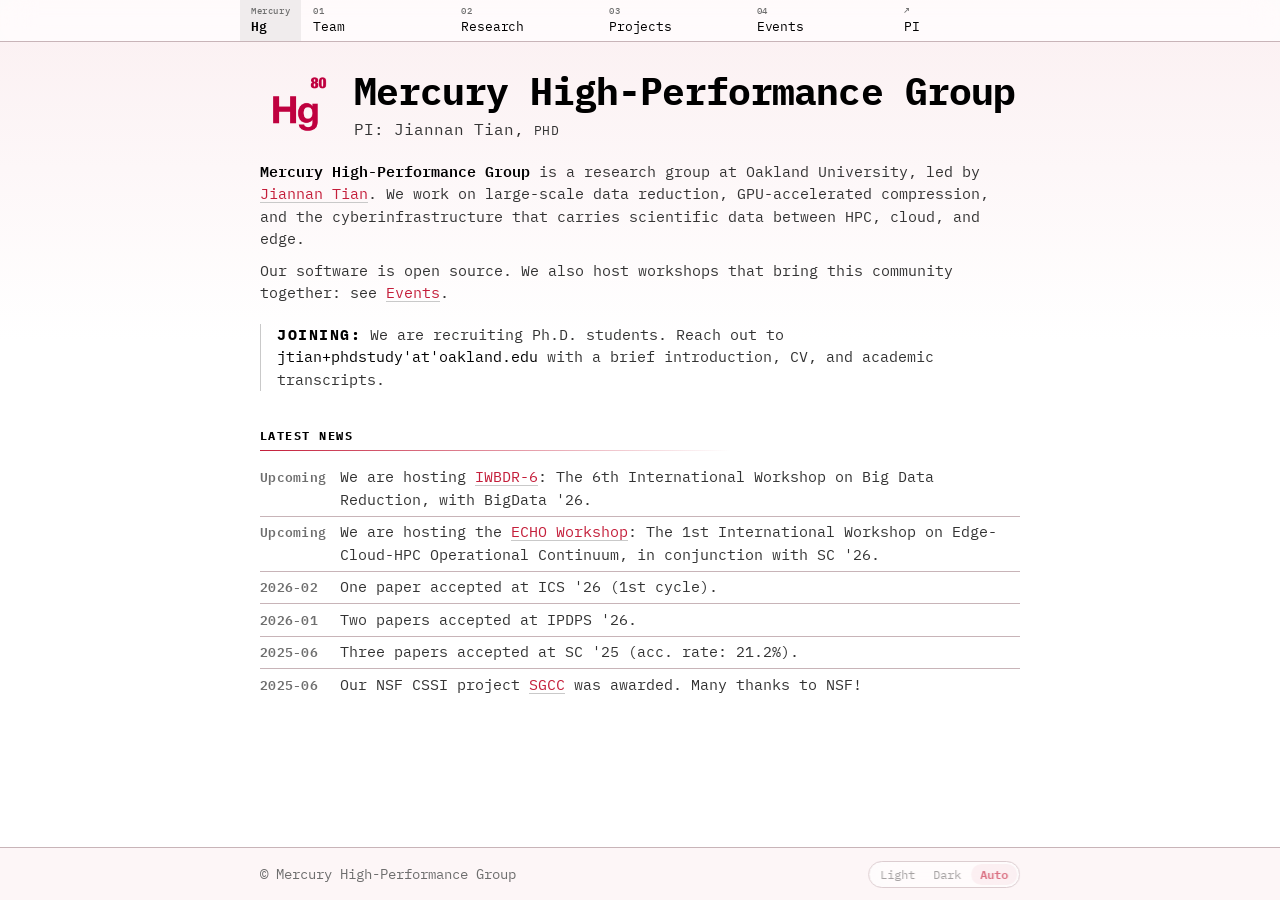
<file: index.html>
<!DOCTYPE html>
<html lang="en">
<head>
<meta charset="utf-8">
<meta name="viewport" content="width=device-width, initial-scale=1">
<title>Mercury HPG</title>
<meta name="description" content="Mercury High-Performance Group at Oakland University: large-scale data reduction, GPU-accelerated compression, and HPC/cloud/edge cyberinfrastructure.">
<meta name="color-scheme" content="light dark">
<meta name="theme-color" content="#c41e3a">
<meta name="theme-color" media="(prefers-color-scheme: light)" content="#c41e3a">
<meta name="theme-color" media="(prefers-color-scheme: dark)" content="#c41e3a">
<link rel="icon" href="assets/img/mark.svg">
<link rel="canonical" href="https://mercury-hpg.github.io/">
<link rel="preconnect" href="https://fonts.googleapis.com">
<link rel="preconnect" href="https://fonts.gstatic.com" crossorigin>
<link href="https://fonts.googleapis.com/css2?family=IBM+Plex+Mono:ital,wght@0,400;0,500;0,600;0,700;1,400;1,600&display=swap" rel="stylesheet">
<link rel="stylesheet" href="assets/style.css">
<script>
// Applied before first paint so a forced theme never flashes the other one.
try { const t = localStorage.getItem('theme'); if (t === 'light' || t === 'dark') document.documentElement.dataset.theme = t } catch (e) {}
</script>
<meta property="og:type" content="website">
<meta property="og:title" content="Mercury HPG">
<meta property="og:image" content="assets/img/mark.svg">
<meta property="og:description" content="Mercury High-Performance Group at Oakland University: large-scale data reduction, GPU-accelerated compression, and HPC/cloud/edge cyberinfrastructure.">
</head>
<body>

<a class="skip" href="#main">Skip to content</a>

<header class="site-header">
  <nav aria-label="Primary">
    <ul class="banner">
      <li class="brand-cell">
        <a href="index.html" aria-current="page">
          <span class="idx">Mercury</span>
          <span class="label">Hg</span>
        </a>
      </li>
      <li><a href="team.html"><span class="idx">01</span><span class="label">Team</span></a></li>
      <li><a href="research.html"><span class="idx">02</span><span class="label">Research</span></a></li>
      <li><a href="projects.html"><span class="idx">03</span><span class="label">Projects</span></a></li>
      <li><a href="events.html"><span class="idx">04</span><span class="label">Events</span></a></li>
      <li><a class="ext" href="https://jti.one/"><span class="idx"></span><span class="label">PI</span></a></li>
    </ul>
  </nav>
</header>

<main id="main">

  <section class="hero">
    <div class="wrap">
      <div class="hero-id">
        <img class="hero-mark" src="assets/img/hg-logo.png" alt="Mercury (Hg), element 80" width="1000" height="1000">
        <div>
          <h1>Mercury High-Performance Group</h1>
          <p class="role">PI: Jiannan Tian, <span class="degree">PhD</span></p>
        </div>
      </div>

      <div class="bio">
        <p><strong>Mercury High-Performance Group</strong> is a research group at Oakland
          University, led by <a href="https://jti.one/">Jiannan Tian</a>. We work on
          large-scale data reduction, GPU-accelerated compression, and the cyberinfrastructure
          that carries scientific data between HPC, cloud, and edge.</p>
        <p>Our software is open source. We also host workshops that bring this community
          together: see <a href="events.html">Events</a>.</p>
      </div>

      <div class="callout">
        <p><span class="callout-label">Joining</span> We are recruiting Ph.D. students. Reach out to
          <span class="email">jtian+phdstudy'at'oakland.edu</span> with a brief introduction, CV,
          and academic transcripts.</p>
      </div>
    </div>
  </section>

  <section class="section" id="news">
    <div class="wrap">
      <div class="section-head prose">
        <h2>Latest news</h2>
      </div>
      <ul class="news">
        <li><span class="when">Upcoming</span><p>We are hosting <a href="https://mercury-hpg.github.io/IWBDR-6/">IWBDR-6</a>: The 6th International Workshop on Big Data Reduction, with BigData '26.</p></li>
        <li><span class="when">Upcoming</span><p>We are hosting the <a href="https://echo-workshop.github.io">ECHO Workshop</a>: The 1st International Workshop on Edge-Cloud-HPC Operational Continuum, in conjunction with SC '26.</p></li>
        <li><time datetime="2026-02">2026-02</time><p>One paper accepted at ICS '26 (1st cycle).</p></li>
        <li><time datetime="2026-01">2026-01</time><p>Two papers accepted at IPDPS '26.</p></li>
        <li><time datetime="2025-06">2025-06</time><p>Three papers accepted at SC '25 (acc. rate: 21.2%).</p></li>
        <li><time datetime="2025-06">2025-06</time><p>Our NSF CSSI project <a href="https://www.nsf.gov/awardsearch/showAward?AWD_ID=2609480">SGCC</a> was awarded. Many thanks to NSF!</p></li>
      </ul>
    </div>
  </section>

</main>

<footer class="site-footer">
  <div class="wrap">
    <span>© Mercury High-Performance Group</span>
    <div class="theme-switch quiet" role="group" aria-label="Colour theme">
      <button type="button" data-theme-set="light">Light</button>
      <button type="button" data-theme-set="dark">Dark</button>
      <button type="button" data-theme-set="auto">Auto</button>
    </div>
  </div>
</footer>

<script>
// light/dark/auto. `auto` removes the attribute and lets the system's own
// prefers-color-scheme decide, which is why it is the default rather than a
// third palette.
(() => {
  const root = document.documentElement
  const btns = [...document.querySelectorAll('[data-theme-set]')]
  const read = () => { try { return localStorage.getItem('theme') || 'auto' } catch (e) { return 'auto' } }
  const apply = (t) => {
    if (t === 'auto') delete root.dataset.theme
    else root.dataset.theme = t
    for (const b of btns) b.setAttribute('aria-pressed', String(b.dataset.themeSet === t))
  }
  apply(read())
  for (const b of btns) b.addEventListener('click', () => {
    const t = b.dataset.themeSet
    try { localStorage.setItem('theme', t) } catch (e) {}
    apply(t)
  })
})()
</script>

</body>
</html>
</file>
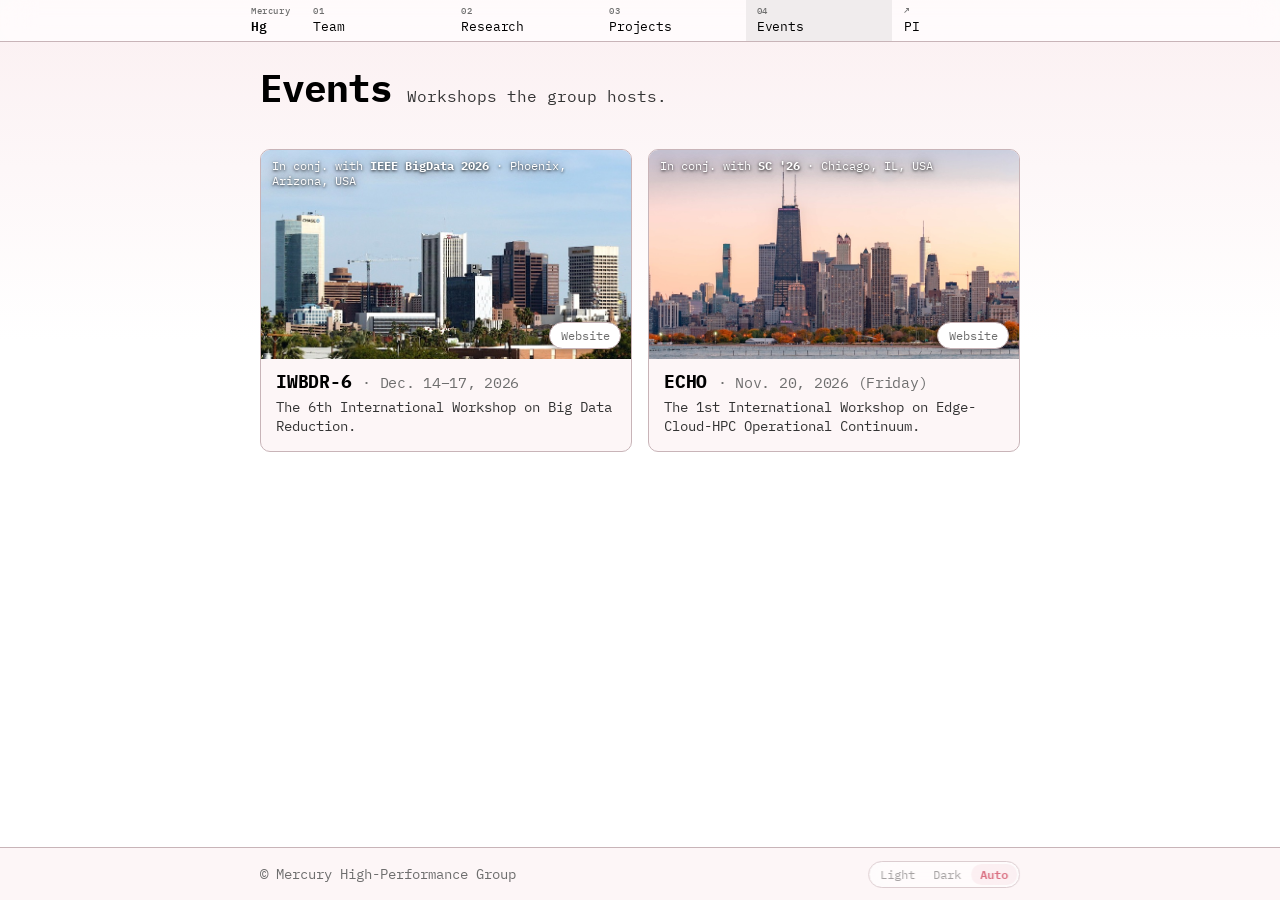
<file: events.html>
<!DOCTYPE html>
<html lang="en">

<head>
  <meta charset="utf-8">
  <meta name="viewport" content="width=device-width, initial-scale=1">
  <title>Events: Mercury HPG</title>
  <meta name="description"
    content="Workshops hosted by the Mercury High-Performance Group: ECHO at SC '26 and IWBDR-6 at IEEE BigData 2026.">
  <meta name="color-scheme" content="light dark">
  <meta name="theme-color" content="#009a00">
  <meta name="theme-color" media="(prefers-color-scheme: light)" content="#009a00">
  <meta name="theme-color" media="(prefers-color-scheme: dark)" content="#009a00">
  <link rel="icon" href="assets/img/mark.svg">
  <link rel="canonical" href="https://mercury-hpg.github.io/events.html">
  <link rel="preconnect" href="https://fonts.googleapis.com">
  <link rel="preconnect" href="https://fonts.gstatic.com" crossorigin>
  <link
    href="https://fonts.googleapis.com/css2?family=IBM+Plex+Mono:ital,wght@0,400;0,500;0,600;0,700;1,400;1,600&display=swap"
    rel="stylesheet">
  <link rel="stylesheet" href="assets/style.css">
<script>
// Applied before first paint so a forced theme never flashes the other one.
try { const t = localStorage.getItem('theme'); if (t === 'light' || t === 'dark') document.documentElement.dataset.theme = t } catch (e) {}
</script>
  <meta property="og:type" content="website">
  <meta property="og:title" content="Events: Mercury HPG">
  <meta property="og:image" content="assets/img/mark.svg">
  <meta property="og:description"
    content="Workshops hosted by the Mercury High-Performance Group: ECHO at SC '26 and IWBDR-6 at IEEE BigData 2026.">
</head>

<body>

  <a class="skip" href="#main">Skip to content</a>

  <header class="site-header">
    <nav aria-label="Primary">
      <ul class="banner">
      <li class="brand-cell">
        <a href="index.html">
          <span class="idx">Mercury</span>
          <span class="label">Hg</span>
        </a>
      </li>
      <li><a href="team.html"><span class="idx">01</span><span class="label">Team</span></a></li>
      <li><a href="research.html"><span class="idx">02</span><span class="label">Research</span></a></li>
      <li><a href="projects.html"><span class="idx">03</span><span class="label">Projects</span></a></li>
      <li><a href="events.html" aria-current="page"><span class="idx">04</span><span class="label">Events</span></a></li>
      <li><a class="ext" href="https://jti.one/"><span class="idx"></span><span class="label">PI</span></a></li>
    </ul>
    </nav>
  </header>

  <main id="main">

    <section class="hero">
      <div class="wrap">
        <div class="page-head">
          <h1>Events</h1>
          <p class="role">Workshops the group hosts.</p>
        </div>
      </div>
    </section>

    <section class="section">
      <div class="wrap">
        <ul class="cards">
          <li class="card">
            <div class="card-thumb">
              <img src="assets/img/event-iwbdr.jpg" alt="Phoenix skyline, the IWBDR-6 workshop banner" width="767"
                height="431" loading="lazy" decoding="async">
              <p class="meta on-cover">In conj. with <strong>IEEE BigData 2026</strong> · Phoenix, Arizona, USA</p>
              <span class="links quiet on-cover"><a href="https://mercury-hpg.github.io/IWBDR-6/">Website</a></span>
            </div>
            <div class="card-body">
              <div class="card-head">
                <h3>IWBDR-6 <span class="when">· Dec. 14–17, 2026</span></h3>
              </div>
              <p class="subtitle">The 6th International Workshop on Big Data Reduction.</p>
            </div>
          </li>

          <li class="card">
            <div class="card-thumb">
              <img src="assets/img/event-echo.jpg" alt="Chicago skyline, the ECHO workshop banner" width="1600"
                height="533" loading="lazy" decoding="async">
              <p class="meta on-cover">In conj. with <strong>SC '26</strong> · Chicago, IL, USA</p>
              <span class="links quiet on-cover"><a href="https://echo-workshop.github.io">Website</a></span>
            </div>
            <div class="card-body">
              <div class="card-head">
                <h3>ECHO <span class="when">· Nov. 20, 2026 (Friday)</span></h3>
              </div>
              <p class="subtitle">The 1st International Workshop on Edge-Cloud-HPC Operational
                Continuum.</p>
            </div>
          </li>
        </ul>
      </div>
    </section>

  </main>

  <footer class="site-footer">
    <div class="wrap">
      <span>© Mercury High-Performance Group</span>
      <div class="theme-switch quiet" role="group" aria-label="Colour theme">
        <button type="button" data-theme-set="light">Light</button>
        <button type="button" data-theme-set="dark">Dark</button>
        <button type="button" data-theme-set="auto">Auto</button>
      </div>
    </div>
  </footer>

  

<script>
// light/dark/auto. `auto` removes the attribute and lets the system's own
// prefers-color-scheme decide, which is why it is the default rather than a
// third palette.
(() => {
  const root = document.documentElement
  const btns = [...document.querySelectorAll('[data-theme-set]')]
  const read = () => { try { return localStorage.getItem('theme') || 'auto' } catch (e) { return 'auto' } }
  const apply = (t) => {
    if (t === 'auto') delete root.dataset.theme
    else root.dataset.theme = t
    for (const b of btns) b.setAttribute('aria-pressed', String(b.dataset.themeSet === t))
  }
  apply(read())
  for (const b of btns) b.addEventListener('click', () => {
    const t = b.dataset.themeSet
    try { localStorage.setItem('theme', t) } catch (e) {}
    apply(t)
  })
})()
</script>

</body>

</html>
</file>
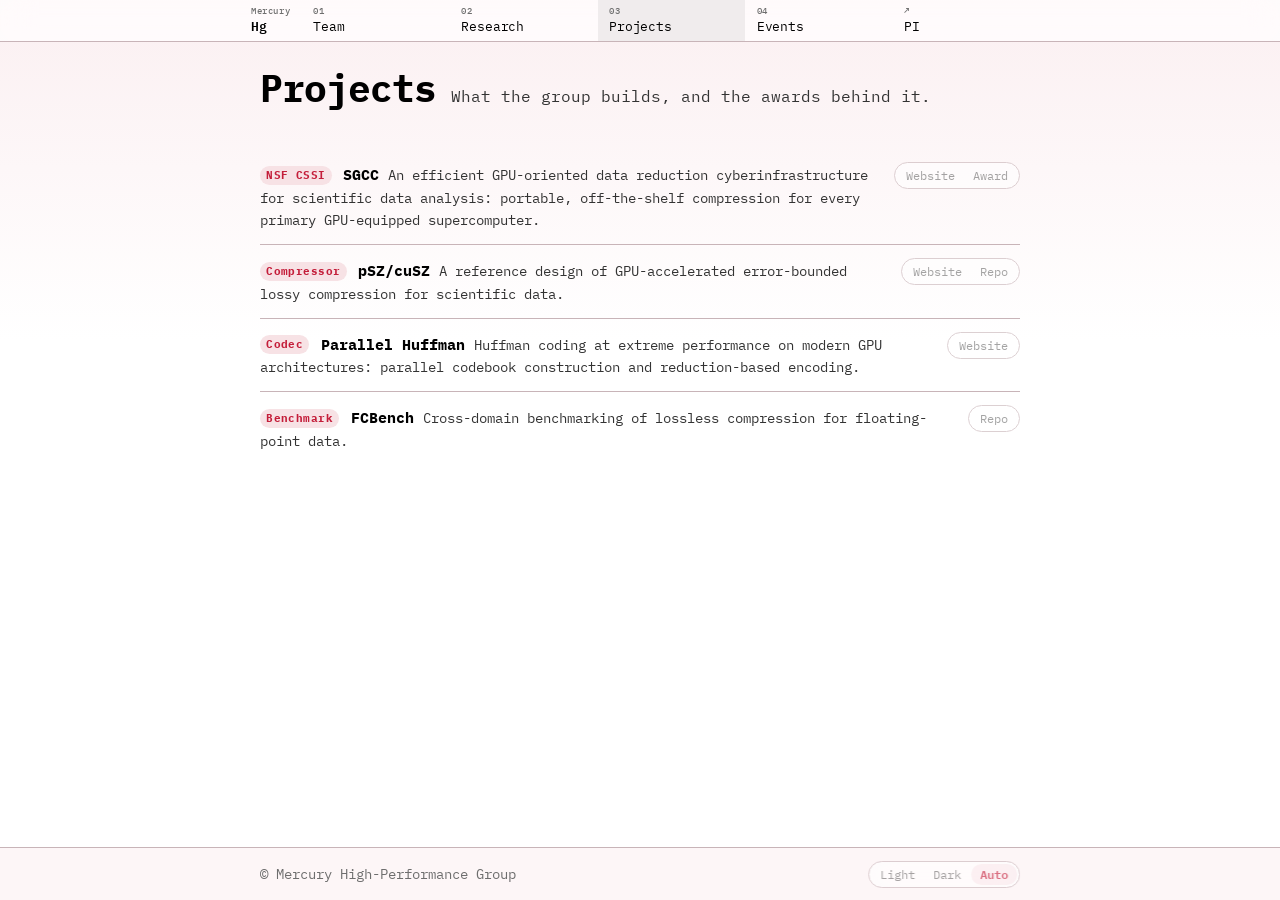
<file: projects.html>
<!DOCTYPE html>
<html lang="en">

<head>
  <meta charset="utf-8">
  <meta name="viewport" content="width=device-width, initial-scale=1">
  <title>Projects: Mercury HPG</title>
  <meta name="description"
    content="Projects of the Mercury High-Performance Group: the SGCC cyberinfrastructure award, pSZ/cuSZ, Parallel Huffman, FCBench.">
  <meta name="color-scheme" content="light dark">
  <meta name="theme-color" content="#f1c40f">
  <meta name="theme-color" media="(prefers-color-scheme: light)" content="#f1c40f">
  <meta name="theme-color" media="(prefers-color-scheme: dark)" content="#f1c40f">
  <link rel="icon" href="assets/img/mark.svg">
  <link rel="canonical" href="https://mercury-hpg.github.io/projects.html">
  <link rel="preconnect" href="https://fonts.googleapis.com">
  <link rel="preconnect" href="https://fonts.gstatic.com" crossorigin>
  <link
    href="https://fonts.googleapis.com/css2?family=IBM+Plex+Mono:ital,wght@0,400;0,500;0,600;0,700;1,400;1,600&display=swap"
    rel="stylesheet">
  <link rel="stylesheet" href="assets/style.css">
<script>
// Applied before first paint so a forced theme never flashes the other one.
try { const t = localStorage.getItem('theme'); if (t === 'light' || t === 'dark') document.documentElement.dataset.theme = t } catch (e) {}
</script>
  <meta property="og:type" content="website">
  <meta property="og:title" content="Projects: Mercury HPG">
  <meta property="og:image" content="assets/img/mark.svg">
  <meta property="og:description"
    content="Projects of the Mercury High-Performance Group: the SGCC cyberinfrastructure award, pSZ/cuSZ, Parallel Huffman, FCBench.">
</head>

<body>

  <a class="skip" href="#main">Skip to content</a>

  <header class="site-header">
    <nav aria-label="Primary">
      <ul class="banner">
      <li class="brand-cell">
        <a href="index.html">
          <span class="idx">Mercury</span>
          <span class="label">Hg</span>
        </a>
      </li>
      <li><a href="team.html"><span class="idx">01</span><span class="label">Team</span></a></li>
      <li><a href="research.html"><span class="idx">02</span><span class="label">Research</span></a></li>
      <li><a href="projects.html" aria-current="page"><span class="idx">03</span><span class="label">Projects</span></a></li>
      <li><a href="events.html"><span class="idx">04</span><span class="label">Events</span></a></li>
      <li><a class="ext" href="https://jti.one/"><span class="idx"></span><span class="label">PI</span></a></li>
    </ul>
    </nav>
  </header>

  <main id="main">

    <section class="hero">
      <div class="wrap">
        <div class="page-head">
          <h1>Projects</h1>
          <p class="role">What the group builds, and the awards behind it.</p>
        </div>
      </div>
    </section>

    <section class="section">
      <div class="wrap">
        <ul class="strips">
        <li class="strip">
          <span class="strip-main"><span class="chip">NSF CSSI</span> <span class="strip-name">SGCC</span> <span class="strip-desc">An efficient GPU-oriented data reduction cyberinfrastructure for scientific data analysis: portable, off-the-shelf compression for every primary GPU-equipped supercomputer.</span></span>
          <span class="links quiet"><a href="https://mercury-hpg.github.io/SGCC-site/">Website</a><a href="https://www.nsf.gov/awardsearch/showAward?AWD_ID=2609480">Award</a></span>
        </li>
        <li class="strip">
          <span class="strip-main"><span class="chip">Compressor</span> <span class="strip-name">pSZ/cuSZ</span> <span class="strip-desc">A reference design of GPU-accelerated error-bounded lossy compression for scientific data.</span></span>
          <span class="links quiet"><a href="https://mercury-hpg.github.io/PSZ-site/">Website</a><a href="https://github.com/szcompressor/cuSZ">Repo</a></span>
        </li>
        <li class="strip">
          <span class="strip-main"><span class="chip">Codec</span> <span class="strip-name">Parallel Huffman</span> <span class="strip-desc">Huffman coding at extreme performance on modern GPU architectures: parallel codebook construction and reduction-based encoding.</span></span>
          <span class="links quiet"><a href="https://mercury-hpg.github.io/PHF-site/">Website</a></span>
        </li>
        <li class="strip">
          <span class="strip-main"><span class="chip">Benchmark</span> <span class="strip-name">FCBench</span> <span class="strip-desc">Cross-domain benchmarking of lossless compression for floating-point data.</span></span>
          <span class="links quiet"><a href="https://github.com/Mercury-HPG/FCBench">Repo</a></span>
        </li>
      </ul>
      </div>
    </section>

  </main>

  <footer class="site-footer">
    <div class="wrap">
      <span>© Mercury High-Performance Group</span>
      <div class="theme-switch quiet" role="group" aria-label="Colour theme">
        <button type="button" data-theme-set="light">Light</button>
        <button type="button" data-theme-set="dark">Dark</button>
        <button type="button" data-theme-set="auto">Auto</button>
      </div>
    </div>
  </footer>

  

<script>
// light/dark/auto. `auto` removes the attribute and lets the system's own
// prefers-color-scheme decide, which is why it is the default rather than a
// third palette.
(() => {
  const root = document.documentElement
  const btns = [...document.querySelectorAll('[data-theme-set]')]
  const read = () => { try { return localStorage.getItem('theme') || 'auto' } catch (e) { return 'auto' } }
  const apply = (t) => {
    if (t === 'auto') delete root.dataset.theme
    else root.dataset.theme = t
    for (const b of btns) b.setAttribute('aria-pressed', String(b.dataset.themeSet === t))
  }
  apply(read())
  for (const b of btns) b.addEventListener('click', () => {
    const t = b.dataset.themeSet
    try { localStorage.setItem('theme', t) } catch (e) {}
    apply(t)
  })
})()
</script>

</body>

</html>
</file>
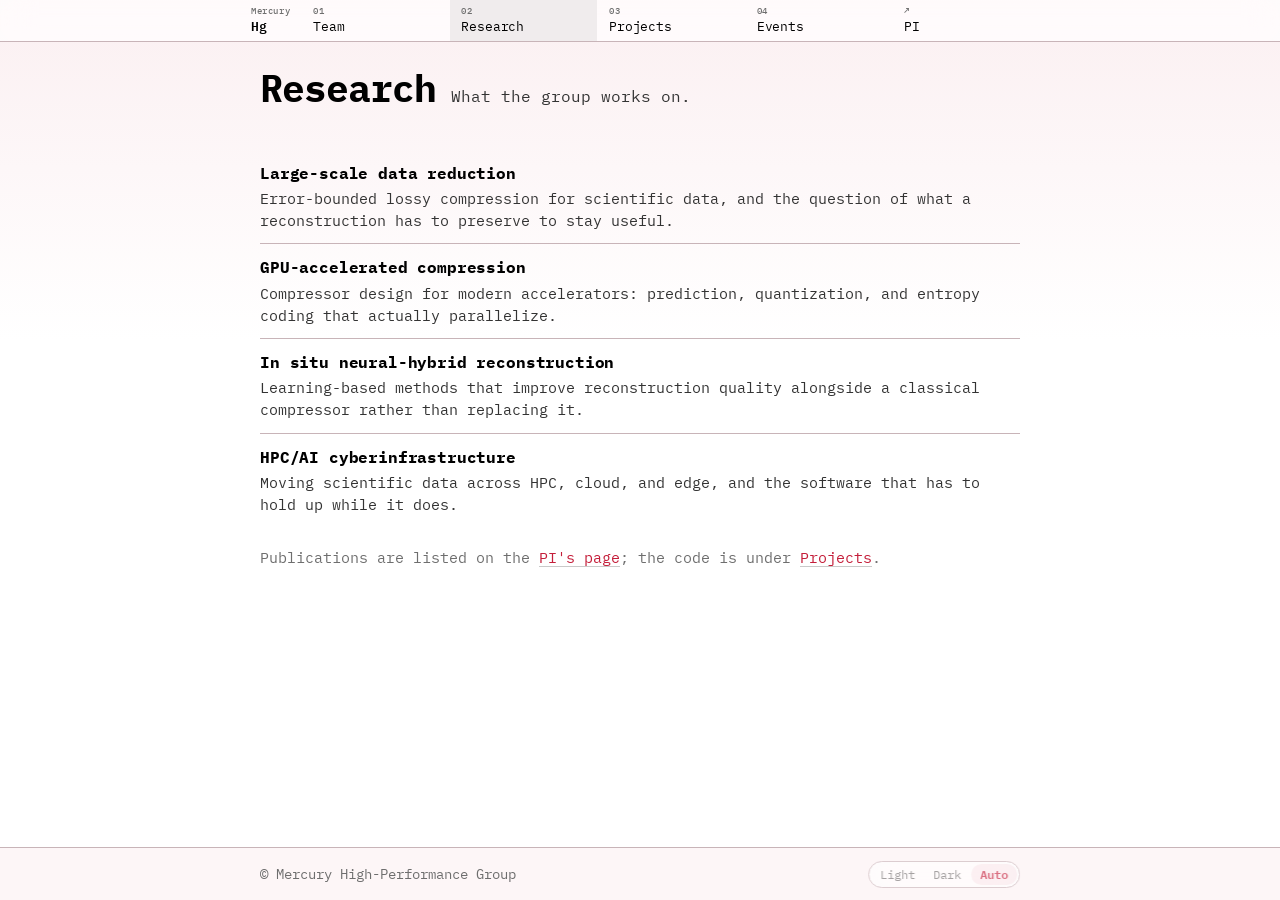
<file: research.html>
<!DOCTYPE html>
<html lang="en">

<head>
  <meta charset="utf-8">
  <meta name="viewport" content="width=device-width, initial-scale=1">
  <title>Research: Mercury HPG</title>
  <meta name="description"
    content="What the Mercury High-Performance Group works on: data reduction, GPU-accelerated compression, and HPC/cloud/edge cyberinfrastructure.">
  <meta name="color-scheme" content="light dark">
  <meta name="theme-color" content="#595857">
  <meta name="theme-color" media="(prefers-color-scheme: light)" content="#595857">
  <meta name="theme-color" media="(prefers-color-scheme: dark)" content="#595857">
  <link rel="icon" href="assets/img/mark.svg">
  <link rel="canonical" href="https://mercury-hpg.github.io/research.html">
  <link rel="preconnect" href="https://fonts.googleapis.com">
  <link rel="preconnect" href="https://fonts.gstatic.com" crossorigin>
  <link
    href="https://fonts.googleapis.com/css2?family=IBM+Plex+Mono:ital,wght@0,400;0,500;0,600;0,700;1,400;1,600&display=swap"
    rel="stylesheet">
  <link rel="stylesheet" href="assets/style.css">
<script>
// Applied before first paint so a forced theme never flashes the other one.
try { const t = localStorage.getItem('theme'); if (t === 'light' || t === 'dark') document.documentElement.dataset.theme = t } catch (e) {}
</script>
  <meta property="og:type" content="website">
  <meta property="og:title" content="Research: Mercury HPG">
  <meta property="og:image" content="assets/img/mark.svg">
  <meta property="og:description"
    content="What the Mercury High-Performance Group works on: data reduction, GPU-accelerated compression, and HPC/cloud/edge cyberinfrastructure.">
</head>

<body>

  <a class="skip" href="#main">Skip to content</a>

  <header class="site-header">
    <nav aria-label="Primary">
      <ul class="banner">
      <li class="brand-cell">
        <a href="index.html">
          <span class="idx">Mercury</span>
          <span class="label">Hg</span>
        </a>
      </li>
      <li><a href="team.html"><span class="idx">01</span><span class="label">Team</span></a></li>
      <li><a href="research.html" aria-current="page"><span class="idx">02</span><span class="label">Research</span></a></li>
      <li><a href="projects.html"><span class="idx">03</span><span class="label">Projects</span></a></li>
      <li><a href="events.html"><span class="idx">04</span><span class="label">Events</span></a></li>
      <li><a class="ext" href="https://jti.one/"><span class="idx"></span><span class="label">PI</span></a></li>
    </ul>
    </nav>
  </header>

  <main id="main">

    <section class="hero">
      <div class="wrap">
        <div class="page-head">
          <h1>Research</h1>
          <p class="role">What the group works on.</p>
        </div>
      </div>
    </section>

    <section class="section">
      <div class="wrap">
        <ul class="themes">
          <li>
            <h3>Large-scale data reduction</h3>
            <p>Error-bounded lossy compression for scientific data, and the question of what a
              reconstruction has to preserve to stay useful.</p>
          </li>
          <li>
            <h3>GPU-accelerated compression</h3>
            <p>Compressor design for modern accelerators: prediction, quantization, and entropy
              coding that actually parallelize.</p>
          </li>
          <li>
            <h3>In situ neural-hybrid reconstruction</h3>
            <p>Learning-based methods that improve reconstruction quality alongside a classical
              compressor rather than replacing it.</p>
          </li>
          <li>
            <h3>HPC/AI cyberinfrastructure</h3>
            <p>Moving scientific data across HPC, cloud, and edge, and the software that has to hold
              up while it does.</p>
          </li>
        </ul>

        <p class="prose" style="margin-top:1.25rem;color:var(--muted);font-size:.92rem">
          Publications are listed on the
          <a href="https://jti.one/">PI's page</a>; the code is under
          <a href="projects.html">Projects</a>.
        </p>
      </div>
    </section>

  </main>

  <footer class="site-footer">
    <div class="wrap">
      <span>© Mercury High-Performance Group</span>
      <div class="theme-switch quiet" role="group" aria-label="Colour theme">
        <button type="button" data-theme-set="light">Light</button>
        <button type="button" data-theme-set="dark">Dark</button>
        <button type="button" data-theme-set="auto">Auto</button>
      </div>
    </div>
  </footer>

  

<script>
// light/dark/auto. `auto` removes the attribute and lets the system's own
// prefers-color-scheme decide, which is why it is the default rather than a
// third palette.
(() => {
  const root = document.documentElement
  const btns = [...document.querySelectorAll('[data-theme-set]')]
  const read = () => { try { return localStorage.getItem('theme') || 'auto' } catch (e) { return 'auto' } }
  const apply = (t) => {
    if (t === 'auto') delete root.dataset.theme
    else root.dataset.theme = t
    for (const b of btns) b.setAttribute('aria-pressed', String(b.dataset.themeSet === t))
  }
  apply(read())
  for (const b of btns) b.addEventListener('click', () => {
    const t = b.dataset.themeSet
    try { localStorage.setItem('theme', t) } catch (e) {}
    apply(t)
  })
})()
</script>

</body>

</html>
</file>
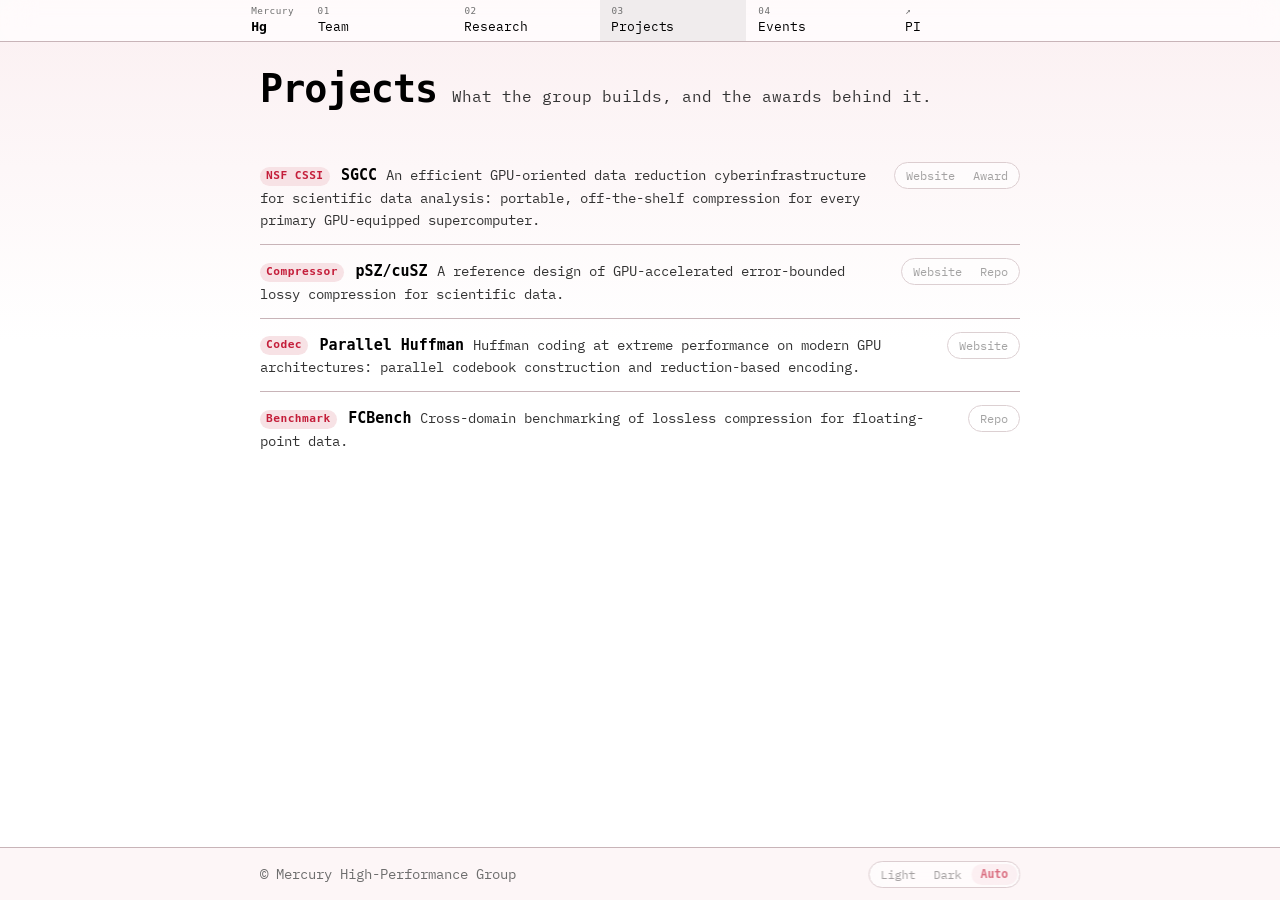
<file: software.html>
<!DOCTYPE html>
<html lang="en">
<head>
<meta charset="utf-8">
<title>Redirecting…</title>
<link rel="canonical" href="projects.html">
<meta name="robots" content="noindex">
<meta http-equiv="refresh" content="0; url=projects.html">
</head>
<body><p><a href="projects.html">Redirecting to Projects…</a></p></body>
</html>
</file>
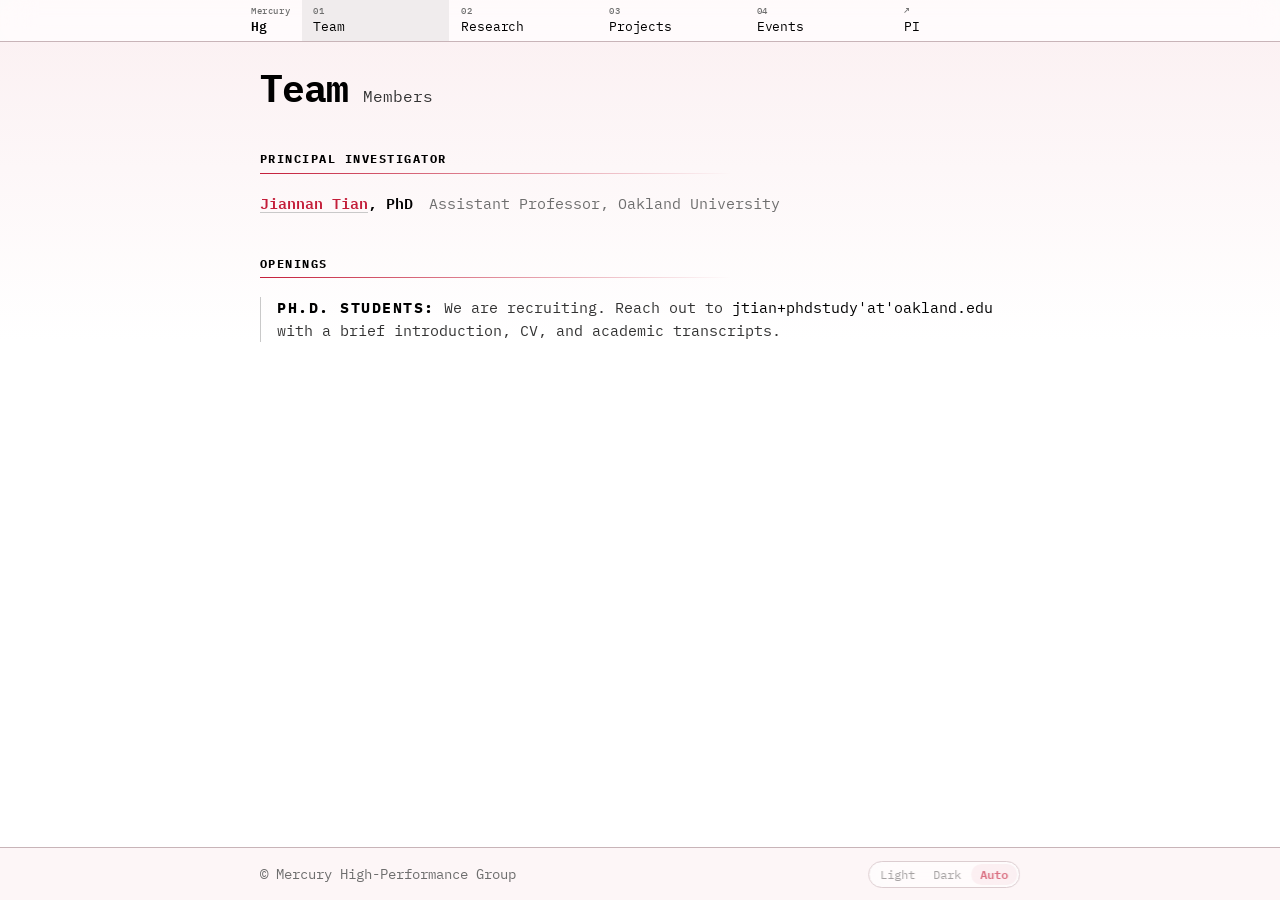
<file: team.html>
<!DOCTYPE html>
<html lang="en">

<head>
  <meta charset="utf-8">
  <meta name="viewport" content="width=device-width, initial-scale=1">
  <title>Team: Mercury HPG</title>
  <meta name="description" content="The people of the Mercury High-Performance Group at Oakland University.">
  <meta name="color-scheme" content="light dark">
  <meta name="theme-color" content="#003399">
  <meta name="theme-color" media="(prefers-color-scheme: light)" content="#003399">
  <meta name="theme-color" media="(prefers-color-scheme: dark)" content="#003399">
  <link rel="icon" href="assets/img/mark.svg">
  <link rel="canonical" href="https://mercury-hpg.github.io/team.html">
  <link rel="preconnect" href="https://fonts.googleapis.com">
  <link rel="preconnect" href="https://fonts.gstatic.com" crossorigin>
  <link
    href="https://fonts.googleapis.com/css2?family=IBM+Plex+Mono:ital,wght@0,400;0,500;0,600;0,700;1,400;1,600&display=swap"
    rel="stylesheet">
  <link rel="stylesheet" href="assets/style.css">
<script>
// Applied before first paint so a forced theme never flashes the other one.
try { const t = localStorage.getItem('theme'); if (t === 'light' || t === 'dark') document.documentElement.dataset.theme = t } catch (e) {}
</script>
  <meta property="og:type" content="website">
  <meta property="og:title" content="Team: Mercury HPG">
  <meta property="og:image" content="assets/img/mark.svg">
  <meta property="og:description" content="The people of the Mercury High-Performance Group at Oakland University.">
</head>

<body>

  <a class="skip" href="#main">Skip to content</a>

  <header class="site-header">
    <nav aria-label="Primary">
      <ul class="banner">
      <li class="brand-cell">
        <a href="index.html">
          <span class="idx">Mercury</span>
          <span class="label">Hg</span>
        </a>
      </li>
      <li><a href="team.html" aria-current="page"><span class="idx">01</span><span class="label">Team</span></a></li>
      <li><a href="research.html"><span class="idx">02</span><span class="label">Research</span></a></li>
      <li><a href="projects.html"><span class="idx">03</span><span class="label">Projects</span></a></li>
      <li><a href="events.html"><span class="idx">04</span><span class="label">Events</span></a></li>
      <li><a class="ext" href="https://jti.one/"><span class="idx"></span><span class="label">PI</span></a></li>
    </ul>
    </nav>
  </header>

  <main id="main">

    <section class="hero">
      <div class="wrap">
        <div class="page-head">
          <h1>Team</h1>
          <p class="role">Members</p>
        </div>
      </div>
    </section>

    <section class="section">
      <div class="wrap">
        <div class="section-head prose">
          <h2>Principal investigator</h2>
        </div>
        <ul class="people">
          <li>
            <p class="person"><span class="person-name"><a href="https://jti.one/">Jiannan Tian</a>,
                <span class="degree">PhD</span></span> <span class="person-role">Assistant Professor,
                Oakland University</span></p>
          </li>
        </ul>
      </div>
    </section>

    <section class="section">
      <div class="wrap">
        <div class="section-head prose">
          <h2>Openings</h2>
        </div>
        <div class="callout">
          <p><span class="callout-label">Ph.D. students</span> We are recruiting. Reach out to
            <span class="email">jtian+phdstudy'at'oakland.edu</span> with a brief introduction, CV,
            and academic transcripts.
          </p>
        </div>
      </div>
    </section>

  </main>

  <footer class="site-footer">
    <div class="wrap">
      <span>© Mercury High-Performance Group</span>
      <div class="theme-switch quiet" role="group" aria-label="Colour theme">
        <button type="button" data-theme-set="light">Light</button>
        <button type="button" data-theme-set="dark">Dark</button>
        <button type="button" data-theme-set="auto">Auto</button>
      </div>
    </div>
  </footer>

  

<script>
// light/dark/auto. `auto` removes the attribute and lets the system's own
// prefers-color-scheme decide, which is why it is the default rather than a
// third palette.
(() => {
  const root = document.documentElement
  const btns = [...document.querySelectorAll('[data-theme-set]')]
  const read = () => { try { return localStorage.getItem('theme') || 'auto' } catch (e) { return 'auto' } }
  const apply = (t) => {
    if (t === 'auto') delete root.dataset.theme
    else root.dataset.theme = t
    for (const b of btns) b.setAttribute('aria-pressed', String(b.dataset.themeSet === t))
  }
  apply(read())
  for (const b of btns) b.addEventListener('click', () => {
    const t = b.dataset.themeSet
    try { localStorage.setItem('theme', t) } catch (e) {}
    apply(t)
  })
})()
</script>

</body>

</html>
</file>
<file: assets/style.css>
/* ==========================================================================
   Jiannan Tian's Page
   ========================================================================== */

:root {
  /* the banner bar. These are the ONLY per-site part of the banner: the rules in
     the header block below are identical across the sites that share it. */
  --bar: #c41e3a;
  --bar-fg: #ffffff;
  --bar-idx: rgba(255, 255, 255, .62);
  --bar-rule: rgba(255, 255, 255, .3);
  --bar-hover: rgba(255, 255, 255, .14);
  --bar-current-bg: var(--bg);
  --bar-current-fg: var(--accent);
  --bar-current-idx: var(--muted);
  --bar-mark-filter: none;
  --bg: #ffffff;
  --surface: #fafafa;
  --surface-2: #f0f0f0;
  --fg: #000000;
  --fg-soft: #333333;
  --muted: #6e6e6e;
  --rule: #e4e4e4;
  --rule-strong: #c9c9c9;
  --accent: #c41e3a;          /* Cardinal */
  --accent-fg: #ffffff;
  --accent-soft: #fbecef;
  --accent-line: #c41e3a;
  --bar-fg: #ffffff;

  --prose: 800px;
  --wide: 800px;     /* the column; the banner tracks it, so both scale together */

  --radius: 10px;
  --radius-sm: 6px;

  --shadow: 0 1px 2px rgba(0, 0, 0, .06), 0 6px 20px -12px rgba(0, 0, 0, .28);
}

@media (prefers-color-scheme: dark) {
  :root:not([data-theme="light"]) {
    --bar: #9d182e;
    --bar-current-fg: var(--fg);
    --bg: #121212;
    --surface: #1b1b1b;
    --surface-2: #242424;
    --fg: #f2f2f2;
    --fg-soft: #c9c9c9;
    --muted: #8a8a8a;
    --rule: #232323;
    --rule-strong: #3a3a3a;
    --accent: #ff7183;         /* Cardinal, lifted to carry on black */
    --accent-fg: #000000;
    --accent-soft: #2a1116;
    --accent-line: #ff7183;
    --bar-fg: #ffffff;
    --shadow: 0 1px 2px rgba(0, 0, 0, .6), 0 8px 24px -14px rgba(0, 0, 0, .9);
  }
}

  :root[data-theme="dark"] {
    --bar: #9d182e;
    --bar-current-fg: var(--fg);
    --bg: #121212;
    --surface: #1b1b1b;
    --surface-2: #242424;
    --fg: #f2f2f2;
    --fg-soft: #c9c9c9;
    --muted: #8a8a8a;
    --rule: #232323;
    --rule-strong: #3a3a3a;
    --accent: #ff7183;         /* Cardinal, lifted to carry on black */
    --accent-fg: #000000;
    --accent-soft: #2a1116;
    --accent-line: #ff7183;
    --bar-fg: #ffffff;
    --shadow: 0 1px 2px rgba(0, 0, 0, .6), 0 8px 24px -14px rgba(0, 0, 0, .9);
  }

*, *::before, *::after { box-sizing: border-box; }

html {
  -webkit-text-size-adjust: 100%;
  scroll-behavior: smooth;
  scroll-padding-top: 4rem;
}

body {
  margin: 0;
  background: var(--bg);
  color: var(--fg);
  font: 400 15px/1.5 "IBM Plex Mono", ui-monospace, SFMono-Regular, "SF Mono",
        Menlo, Consolas, monospace;
  font-feature-settings: "kern" 1, "liga" 1;
  text-rendering: optimizeLegibility;
}

img { max-width: 100%; height: auto; }

a {
  color: var(--accent);
  text-decoration: underline;
  text-decoration-color: var(--rule-strong);
  text-decoration-thickness: .06em;
  text-underline-offset: .18em;
}
a:hover { text-decoration-color: currentColor; }

.skip, .card-thumb {
  text-decoration: none;
}

:focus-visible { outline: 2px solid var(--accent); outline-offset: 2px; border-radius: 3px; }

.wrap { width: 100%; max-width: var(--wide); margin: 0 auto; padding: 0 1.25rem; }

/* Deliberately NOT a per-block max-width here: a block that sets `margin: 0`
   later in this file would silently drop the auto margins and sit flush left
   while its neighbours centred, and the section edges would go ragged. The wrap
   is the measure; every block inherits one edge from it. */
.prose { max-width: var(--prose); }

/* ---------- skip link ---------- */

.skip {
  position: absolute;
  left: -9999px;
  top: 0;
  padding: .6rem 1rem;
  background: var(--accent);
  color: var(--accent-fg);
  z-index: 100;
}
.skip:focus { left: 0; }

/* ---------- header: full-bleed banner ---------- */

/* The bar bleeds to the viewport so nothing scrolls through beside it; the CELLS
   are what stay clamped to the text column. */
.site-header {
  position: sticky;
  top: 0;
  z-index: 20;
  background: var(--bar);
  color: var(--bar-fg);
}

.banner {
  display: flex;
  align-items: stretch;
  width: 100%;
  max-width: var(--wide);
  margin: 0 auto;
  padding: 0;
  background: var(--bar);
  list-style: none;
  overflow-x: auto;
  scrollbar-width: none;
}
.banner::-webkit-scrollbar { display: none; }

.banner > li { display: flex; flex: 1 1 0; min-width: 0; }

.banner > li + li { border-left: 1px solid var(--bar-rule); }

.banner a,
.banner .cell {
  display: flex;
  flex-direction: column;
  justify-content: flex-end;
  gap: 0;
  flex: 1;
  min-width: 0;
  padding: .34rem .7rem .4rem;
  color: var(--bar-fg);
  text-decoration: none;
  white-space: nowrap;
  transition: background .12s ease, color .12s ease;
}

.banner .idx {
  font-size: .58rem;
  line-height: 1.35;
  font-weight: 500;
  letter-spacing: .06em;
  font-variant-numeric: tabular-nums;
  color: var(--bar-idx);
}

.banner .label {
  font-size: .82rem;
  line-height: 1.3;
  font-weight: 400;
  letter-spacing: -.01em;
  overflow: hidden;
  text-overflow: ellipsis;
}

.banner .brand-cell {
  flex: 0 0 auto;
  overflow: hidden;
  max-width: 14rem;
  transition: max-width .24s ease, opacity .18s ease;
}

/* while the page's own name is on screen, the banner's copy is redundant. It
   collapses to zero width rather than switching off, so the other cells widen
   into the space instead of jumping. */
.site-header[data-name-visible] .brand-cell.decorative {
  max-width: 0;
  opacity: 0;
  border: 0;
}

@media (prefers-reduced-motion: reduce) {
  .banner .brand-cell { transition: none; }
}

.banner .brand-cell .label { font-weight: 600; }

.banner .brand-cell .idx { display: flex; align-items: center; gap: .4rem; }
.banner .brand-cell img { width: 14px; height: 16px; filter: var(--bar-mark-filter); }

.banner a:hover { background: var(--bar-hover); text-decoration: none; }

.banner a[aria-current="page"] { background: var(--bar-current-bg); color: var(--bar-current-fg); }
.banner a[aria-current="page"] .idx { color: var(--bar-current-idx); }
.banner a[aria-current="page"]:hover { background: var(--bar-current-bg); }

.banner .ext .idx::after { content: "\2197"; }

@media (max-width: 46rem) {
  .banner a, .banner .cell { padding: .3rem .7rem .35rem; }
  .banner .label { font-size: .88rem; }
  /* grow to fill the bar when there is room, never shrink below the label when
     there is not -- `0 0 auto` did the second half only, so a narrow window left
     the cells huddled at the left with dead bar beside them */
  .banner > li { flex: 1 0 auto; }
  .banner .brand-cell.decorative { display: none; }
  .banner { max-width: 100%; }
}

/* ---------- headings & sections ---------- */

.section { padding: 1.9rem 0 0; }

.section-head {
  display: flex;
  align-items: baseline;
  gap: .75rem;
  margin-bottom: .7rem;
  padding-bottom: .35rem;
  border-bottom: 1px solid var(--rule);
}

.section-head h2 {
  margin: 0;
  font-size: .78rem;
  font-weight: 700;
  letter-spacing: .12em;
  text-transform: uppercase;
  color: var(--fg);
}

.section-head .hint { font-size: .9rem; color: var(--muted); }

p { margin: 0 0 .55rem; }
p:last-child { margin-bottom: 0; }

/* ---------- hero ---------- */

.hero { padding: 1.6rem 0 .3rem; }

/* seal on the left, spanning name + links */
.hero-id {
  display: flex;
  align-items: center;
  gap: 1.1rem;
  margin: 0 0 1.05rem;
}

/* the Hg element tile, the group's own mark */
.hero-mark {
  flex: none;
  display: block;
  width: 76px;
  height: auto;
}

.hero h1 {
  margin: 0 0 .3rem;
  font-size: clamp(1.75rem, 1.2rem + 2vw, 2.4rem);
  line-height: 1.08;
  letter-spacing: -.025em;
}

.hero h1 .degree,
.hero .role .degree {
  font-size: .8em;
  font-weight: inherit;
  letter-spacing: .055em;
  text-transform: uppercase;
}

/* a page's one-line gloss sits BESIDE its title, on the title's baseline, rather
   than starting a second line for a fragment */
.page-head {
  display: flex;
  align-items: baseline;
  flex-wrap: wrap;
  gap: .3rem .9rem;
}

.hero .role {
  margin: 0;
  color: var(--fg-soft);
  font-size: 1.02rem;
}

.hero .bio { color: var(--fg-soft); }
.hero .bio strong { color: var(--fg); font-weight: 600; }

@media (max-width: 40rem) {
  .hero { padding-top: 2rem; }
  .hero-id { gap: .85rem; margin-bottom: 1.5rem; }
  .hero-mark { width: 56px; }
}

/* ---------- callout ---------- */

.callout {
  margin: 1.2rem 0 0;
  padding: 0 0 0 1rem;
  border: 0;
  border-left: 1px solid var(--rule-strong);
  background: none;
}

/* the label runs into the sentence rather than sitting on its own line */
.callout-label {
  font-weight: 700;
  letter-spacing: .1em;
  text-transform: uppercase;
  color: var(--fg);
}
.callout-label::after { content: ":"; }

.callout p { color: var(--fg-soft); }

.callout .email { color: var(--fg); }

/* ---------- news ---------- */

.news { margin: 0; padding: 0; list-style: none; }

.news li {
  display: grid;
  grid-template-columns: 4.25rem minmax(0, 1fr);
  gap: .75rem;
  padding: .28rem 0;
  border-bottom: 1px solid var(--rule);
}
.news li:last-child { border-bottom: 0; }

.news time,
.news .when {
  font-variant-numeric: tabular-nums;
  font-size: .82rem;
  font-weight: 600;
  letter-spacing: .02em;
  color: var(--muted);
  padding-top: .12rem;
}

.news p { margin: 0; color: var(--fg-soft); }

@media (max-width: 30rem) {
  .news li { grid-template-columns: minmax(0, 1fr); gap: .15rem; }
}

/* a small category label. It rides ON a heading, so it must stay clearly the
   smaller of the two: the thing being named is the heading, not the label. */
.chip {
  display: inline-block;
  padding: .06rem .38rem;
  border-radius: 999px;
  background: var(--accent-soft);
  color: var(--accent);
  font-size: .7rem;
  font-weight: 700;
  letter-spacing: .04em;
  white-space: nowrap;
  vertical-align: .12em;
}

/* ---------- cards (responsive grid: events, software) ---------- */

.cards {
  display: grid;
  grid-template-columns: repeat(auto-fit, minmax(20rem, 1fr));
  gap: 1rem;
  margin: 0;
  padding: 0;
  list-style: none;
}

.card {
  display: flex;
  flex-direction: column;
  border: 1px solid var(--rule);
  border-radius: var(--radius);
  background: var(--surface);
  overflow: hidden;
  transition: border-color .15s ease, box-shadow .15s ease, transform .15s ease;
}

.card:hover { border-color: var(--rule-strong); box-shadow: var(--shadow); }

.card-thumb {
  position: relative;
  display: block;
  aspect-ratio: 16 / 9;
}

/* software covers carry a name, not a place: half the height says it just as
   well and gets three products onto a screen */
.cards.compact .card-thumb {
  aspect-ratio: 32 / 9;
  background: var(--surface-2);
  border-bottom: 1px solid var(--rule);
}

.card-thumb img,
.card-thumb .placeholder { display: block; width: 100%; height: 100%; object-fit: cover; }

/* inline, so it reads the page's own --accent rather than a colour baked into a
   file: an <img> cannot see the document's custom properties */
.card-thumb .placeholder { font-family: inherit; }

.card-body { display: flex; flex-direction: column; gap: .35rem; padding: .8rem .95rem .9rem; flex: 1; }

/* the venue tag rides on the work's name, not a line of its own */
.card h3 .chip { margin-right: .5rem; }

/* the name and where to go sit on ONE line: a card that says two short things
   should not spend three rows saying them */
.card-head {
  display: flex;
  align-items: baseline;
  flex-wrap: wrap;
  gap: .5rem .7rem;
}

.card h3 { margin: 0; font-size: 1.12rem; line-height: 1.2; letter-spacing: -.015em; }

.card .subtitle { margin: 0; color: var(--fg-soft); font-size: .88rem; line-height: 1.35; }

/* the date rides on the name's line: same line, lower voice, so the workshop is
   still what the heading says */
.card h3 .when {
  font-weight: 400;
  font-size: .82em;
  color: var(--muted);
  white-space: nowrap;
}




/* The same pill, placed on the cover it belongs to. Placement only -- the look
   comes from `quiet`, like every other non-tag pill. Full opacity because it
   sits on a photograph rather than on the page. */
.links.on-cover {
  position: absolute;
  right: .6rem;
  bottom: .6rem;
  opacity: 1;
  box-shadow: 0 1px 6px rgba(0, 0, 0, .3);
}

.card details { border-top: 1px solid var(--rule); padding-top: .65rem; }

.card summary {
  cursor: pointer;
  font-size: .85rem;
  font-weight: 600;
  letter-spacing: .04em;
  text-transform: uppercase;
  color: var(--muted);
  list-style: none;
}
.card summary::-webkit-details-marker { display: none; }
.card summary::before { content: "▸ "; display: inline-block; transition: transform .15s ease; }
.card details[open] summary::before { content: "▾ "; }
.card summary:hover { color: var(--accent); }

.card details p { margin: .4rem 0 0; font-size: .9rem; line-height: 1.45; color: var(--fg-soft); }

/* ---------- footer ---------- */

.site-footer { margin-top: 2.4rem; border-top: 1px solid var(--rule); background: var(--surface); }

/* The theme switch is position:fixed at bottom .75rem, so it is NOT in this
   row and align-items cannot reach it. What lines the two up is arithmetic:
   the switch's centre sits .75rem + half its 27px height = 26px off the bottom,
   and the copyright's centre sits padding-bottom + half its 20px line. At 1rem
   they land on the same 26px, which is also what makes the padding symmetric. */
.site-footer .wrap {
  display: flex;
  flex-wrap: wrap;
  gap: .5rem 1.25rem;
  align-items: center;
  padding-top: 1rem;
  padding-bottom: 1rem;
  font-size: .85rem;
  color: var(--muted);
}

@media print {
  .site-header, .site-footer, .links { display: none; }
  .card details { display: block; }
  body { font-size: 11pt; }
}

/* where an event actually sits: its host conference, date, and city */
.card .meta {
  margin: 0;
  font-size: .88rem;
  color: var(--muted);
}
.card .meta strong { color: var(--fg-soft); font-weight: 700; }

/* The host conference and city belong ON the banner, not under it: the cover is
   already the event's identity, and a caption line repeats what the image says.
   No chip -- the skylines are dark enough at the top edge that a shadow carries
   it, and a second pill beside the Website one would read as a second button. */
.card .meta.on-cover {
  position: absolute;
  top: .45rem;
  left: .7rem;
  right: .7rem;
  font-size: .74rem;
  line-height: 1.3;
  color: #ffffff;
  text-shadow: 0 1px 3px rgba(0, 0, 0, .85), 0 0 12px rgba(0, 0, 0, .5);
}
.card .meta.on-cover strong { color: #ffffff; }

/* ---------- people ---------- */

.people { margin: 0; padding: 0; list-style: none; }

.people > li { padding: .5rem 0; border-bottom: 1px solid var(--rule); }
.people > li:last-child { border-bottom: 0; }

.people .person { margin: 0; }

.people .person-name { font-weight: 600; }

.people .person-role { color: var(--muted); font-size: .92rem; margin-left: .5em; }

/* ---------- research themes ---------- */

.themes { margin: 0; padding: 0; list-style: none; max-width: var(--prose); }

.themes > li { padding: .7rem 0; border-bottom: 1px solid var(--rule); }
.themes > li:last-child { border-bottom: 0; }

.themes h3 { margin: 0 0 .2rem; font-size: 1rem; letter-spacing: -.01em; }

.themes p { margin: 0; color: var(--fg-soft); font-size: .92rem; }

/* ---------- per-page accents ---------- */

/* ---------- theme switch ---------- */

/* Placement only. Everything about how it LOOKS is the `quiet` component, which
   this shares with any other group of links that should not shout. */
.theme-switch {
  position: fixed;
  bottom: .75rem;
  left: 50%;
  transform: translateX(calc(min(50vw, var(--wide) / 2) - 1.25rem - 100%));
  z-index: 30;
}

/* It floats OVER the page, so it takes glass rather than paint: the content
   under it stays legible as a blur instead of being hidden by a slab. The
   opaque background from `quiet` is the fallback where backdrop-filter is not
   supported. */
@supports ((backdrop-filter: blur(1px)) or (-webkit-backdrop-filter: blur(1px))) {
  .theme-switch {
    background: color-mix(in srgb, var(--bg) 70%, transparent);
    -webkit-backdrop-filter: saturate(1.7) blur(14px);
    backdrop-filter: saturate(1.7) blur(14px);
  }
}

@media print { .theme-switch { display: none; } }

/* ==== component: quiet (canonical -- edit tools/quiet.css, never a copy) ====

   A group of links or controls that belong to the thing above them rather than
   asking to be pressed: a paper's ACM/arXiv links, a theme switcher. One hairline
   ring around the set, hairline seams between members, no borders of their own,
   and the whole group sits back at partial opacity until a pointer or the
   keyboard arrives.

   Use: <p class="quiet"><a>ACM</a><a>arXiv</a></p>
   Positioning is the caller's business; this only says how it looks. */

.quiet {
  display: inline-flex;
  gap: 1px;
  padding: 2px;
  border: 1px solid var(--rule);
  border-radius: 999px;
  background: var(--bg);
  opacity: .62;
  transition: opacity .15s ease;
}

.quiet:hover,
.quiet:focus-within { opacity: 1; }

.quiet > * {
  appearance: none;
  border: 0;
  border-radius: 999px;
  padding: .12rem .55rem;
  background: transparent;
  color: var(--muted);
  font: inherit;
  font-size: .72rem;
  line-height: 1.5;
  text-decoration: none;
  cursor: pointer;
}

.quiet > *:hover {
  background: var(--surface-2);
  color: var(--fg);
  text-decoration: none;
}

.quiet > *[aria-pressed="true"] {
  background: var(--accent-soft);
  color: var(--accent);
  font-weight: 600;
}

@media (prefers-reduced-motion: reduce) { .quiet { transition: none; } }

/* ==== end component: quiet ==== */

/* ---------- colour polish ---------- */

/* Everything here is derived from --accent, so a page that redeclares its accent
   gets a matching set for free and nothing has to be hand-picked per site. The
   plain values above stay as the fallback: without color-mix() the pages simply
   render neutral, which is what they did before. */
@supports (color: color-mix(in srgb, red 50%, blue)) {
  :root {
    /* surfaces carry a few per cent of the accent instead of being neutral grey,
       so a card belongs to the palette rather than sitting beside it */
    --surface: color-mix(in srgb, var(--accent) 4%, var(--bg));
    --surface-2: color-mix(in srgb, var(--accent) 8%, var(--bg));
    --rule: color-mix(in srgb, var(--accent) 12%, var(--rule-strong));
  }

  /* A bar of flat colour reads as a swatch; a sliver of light across it reads as
     a surface. 4% either side of the accent -- enough to catch the eye, not
     enough to notice as a gradient. */
  .site-header {
    background: linear-gradient(
      160deg,
      color-mix(in srgb, var(--bar) 92%, white) 0%,
      var(--bar) 45%,
      color-mix(in srgb, var(--bar) 94%, black) 100%);
  }

  .banner { background: transparent; }

  /* A wash under the masthead, fading out before the first section: it gives the
     top of the page a temperature without tinting the whole canvas. */
  body {
    background-image: linear-gradient(
      180deg,
      color-mix(in srgb, var(--accent) 7%, var(--bg)) 0,
      var(--bg) 340px);
    background-repeat: no-repeat;
  }

  /* the rule under a section head picks up the accent as it travels right */
  .section-head {
    border-bottom: 0;
    background: linear-gradient(90deg, var(--accent) 0, transparent 62%) bottom / 100% 1px no-repeat;
  }

  .card:hover { border-color: color-mix(in srgb, var(--accent) 45%, var(--rule-strong)); }

  .chip { background: color-mix(in srgb, var(--accent) 13%, var(--bg)); }
}

/* ---------- strips ---------- */

/* A product list reads better as a row of small banners than as a wall of
   cards: the name, what it is, and where to get it, one line each, with the
   page's accent as the spine. */
/* Not cards. A card is the shape every site reaches for, so four of them in a
   column say nothing about what is in them. These are rows on a ledger: one
   hairline between entries, no box, no fill, no radius.
   TWO columns, not four: chip, name and description are one run of text that
   wraps back to the row's own left edge, and only the links hold a column of
   their own. Tracking chip and name as separate columns aligned them at the cost
   of padding every chip out to the widest one and hanging each description under
   wherever its name ended. */
.strips {
  display: grid;
  margin: 0;
  padding: 0;
  list-style: none;
}

.strips > li + li { border-top: 1px solid var(--rule); }

.strip {
  display: grid;
  grid-template-columns: minmax(0, 1fr) auto;
  align-items: baseline;
  column-gap: 1rem;
  padding: .8rem 0;
}

/* the merged cell: everything but the links, flowing as one paragraph */
.strip-main { min-width: 0; }

.strip .chip { margin-right: .15rem; }

.strip-name { font-weight: 700; }

.strip-desc { color: var(--fg-soft); font-size: .9rem; }

.strip .links { justify-self: end; }

/* On a phone the links drop under the text rather than squeezing it. */
@media (max-width: 34rem) {
  .strip { grid-template-columns: minmax(0, 1fr); row-gap: .45rem; }
  .strip .links { justify-self: start; }
}


/* ---------- the footer sits at the bottom of the viewport ---------- */

/* A short page used to leave the footer floating halfway up with dead canvas
   under it. The column is the body itself: main takes the slack, so the footer
   lands on the fold when the content is short and flows normally when it is not.
   svh, not vh: on mobile vh counts the address bar and overshoots. */
body {
  min-height: 100vh;
  min-height: 100svh;
  display: flex;
  flex-direction: column;
}

main { flex: 1 0 auto; }


/* ---------- masthead: glass, and colour one cell at a time ---------- */

/* Every site wears the bar the PI's site wears: not a coloured slab but the page
   itself, pinned, with whatever scrolls under it going soft. The site's colour is
   not gone -- it is what a single CELL becomes under the pointer, while the rest
   of the bar stays exactly as it was.
   No edit to the shared banner block: that block already paints a hovered cell
   with --bar-hover, so the colour is just a token, and only the lit cell's own
   text needs a rule. */
:root {
  --bar: rgba(255, 255, 255, .72);
  --bar-fg: var(--fg);
  --bar-idx: var(--muted);
  --bar-rule: transparent;
  --bar-hover: #c41e3a;
  --bar-current-bg: rgba(0, 0, 0, .06);
  --bar-current-fg: var(--fg);
  --bar-current-idx: var(--muted);
  --bar-mark-filter: none;
}

.banner a:not([aria-current="page"]):hover { color: #ffffff; }
.banner a:not([aria-current="page"]):hover .idx { color: rgba(255, 255, 255, .62); }

@media (prefers-color-scheme: dark) {
  :root:not([data-theme="light"]) {
    --bar: rgba(18, 18, 18, .72);
    --bar-fg: var(--fg);
    --bar-idx: var(--muted);
    --bar-rule: transparent;
    --bar-hover: #9d182e;
    --bar-current-bg: rgba(255, 255, 255, .09);
    --bar-current-fg: var(--fg);
    --bar-current-idx: var(--muted);
    --bar-mark-filter: none;
  }
  :root:not([data-theme="light"]) .banner a:not([aria-current="page"]):hover { color: #ffffff; }
  :root:not([data-theme="light"]) .banner a:not([aria-current="page"]):hover .idx { color: rgba(255, 255, 255, .62); }
}

:root[data-theme="dark"] {
  --bar: rgba(18, 18, 18, .72);
  --bar-fg: var(--fg);
  --bar-idx: var(--muted);
  --bar-rule: transparent;
  --bar-hover: #9d182e;
  --bar-current-bg: rgba(255, 255, 255, .09);
  --bar-current-fg: var(--fg);
  --bar-current-idx: var(--muted);
  --bar-mark-filter: none;
}
:root[data-theme="dark"] .banner a:not([aria-current="page"]):hover { color: #ffffff; }
:root[data-theme="dark"] .banner a:not([aria-current="page"]):hover .idx { color: rgba(255, 255, 255, .62); }

.site-header {
  background: var(--bar);
  border-bottom: 1px solid var(--rule);
}

.banner { background: transparent; }

/* Without backdrop-filter the bar is still a legible, mostly opaque strip. */
@supports ((backdrop-filter: blur(1px)) or (-webkit-backdrop-filter: blur(1px))) {
  .site-header {
    -webkit-backdrop-filter: saturate(1.8) blur(16px);
    backdrop-filter: saturate(1.8) blur(16px);
  }
}

/* A pill group is part of the sentence before it, not a row under it. */
.links { margin-left: .45rem; vertical-align: .06em; }

/* ---------- a page title and its gloss share a line ---------- */

/* `flex-wrap: wrap` let the gloss drop below the title as soon as the two
   together outgrew the column -- on the lab's Projects page that happened below
   720px, which is an ordinary window. nowrap keeps the gloss on the title's
   line and `min-width: 0` lets it shrink and wrap WITHIN its own box instead,
   so the rule holds at any width and does not depend on how long the copy is.
   A phone gets its line back: below 34rem there is no room to share. */
.page-head,
.hero-id {
  flex-wrap: nowrap;
}

.page-head > .role,
.hero-id > .role {
  min-width: 0;
}

@media (max-width: 34rem) {
  .page-head,
  .hero-id { flex-wrap: wrap; }
  .page-head > .role,
  .hero-id > .role { min-width: 100%; }
}
</file>
